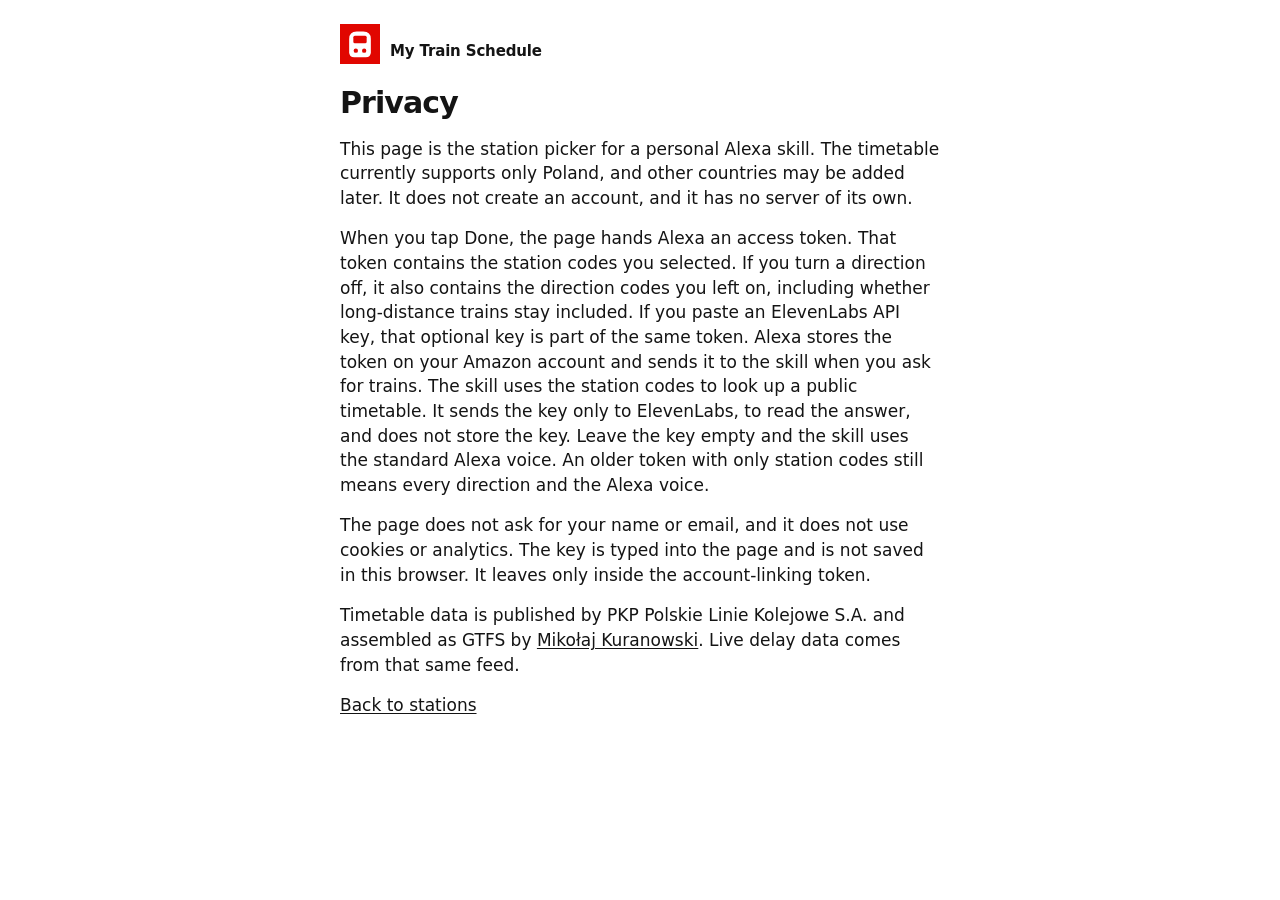
<file: privacy.html>
<!DOCTYPE html>
<html lang="en">
<head>
  <meta charset="utf-8">
  <meta name="viewport" content="width=device-width, initial-scale=1, viewport-fit=cover">
  <meta name="color-scheme" content="light">
  <meta name="theme-color" content="#ffffff">
  <title>Privacy · My Train Schedule</title>
  <link rel="stylesheet" href="picker.css?v=8">
</head>
<body>
  <main class="prose">
    <header class="mast">
      <svg class="mark" viewBox="0 0 48 48" width="40" height="40" role="img" aria-label="My Train Schedule" focusable="false">
        <title>My Train Schedule</title>
        <rect width="48" height="48" fill="#E10600"/>
        <path fill="#fff" d="M11 18Q11 9 20 9h8q9 0 9 9v16q0 6-6 6H17q-6 0-6-6V18z"/>
        <rect x="16" y="14" width="16" height="9" rx="1.8" fill="#E10600"/>
        <circle cx="19" cy="32" r="2.6" fill="#E10600"/>
        <circle cx="29" cy="32" r="2.6" fill="#E10600"/>
      </svg>
      <p class="brand">My Train Schedule</p>
    </header>
    <h1>Privacy</h1>
    <p>This page is the station picker for a personal Alexa skill. The timetable currently supports only Poland, and other countries may be added later. It does not create an account, and it has no server of its own.</p>
    <p>When you tap Done, the page hands Alexa an access token. That token contains the station codes you selected. If you turn a direction off, it also contains the direction codes you left on, including whether long-distance trains stay included. If you paste an ElevenLabs API key, that optional key is part of the same token. Alexa stores the token on your Amazon account and sends it to the skill when you ask for trains. The skill uses the station codes to look up a public timetable. It sends the key only to ElevenLabs, to read the answer, and does not store the key. Leave the key empty and the skill uses the standard Alexa voice. An older token with only station codes still means every direction and the Alexa voice.</p>
    <p>The page does not ask for your name or email, and it does not use cookies or analytics. The key is typed into the page and is not saved in this browser. It leaves only inside the account-linking token.</p>
    <p>Timetable data is published by PKP Polskie Linie Kolejowe S.A. and assembled as GTFS by <a href="https://mkuran.pl/gtfs/">Mikołaj Kuranowski</a>. Live delay data comes from that same feed.</p>
    <p><a href="index.html">Back to stations</a></p>
  </main>
</body>
</html>
</file>
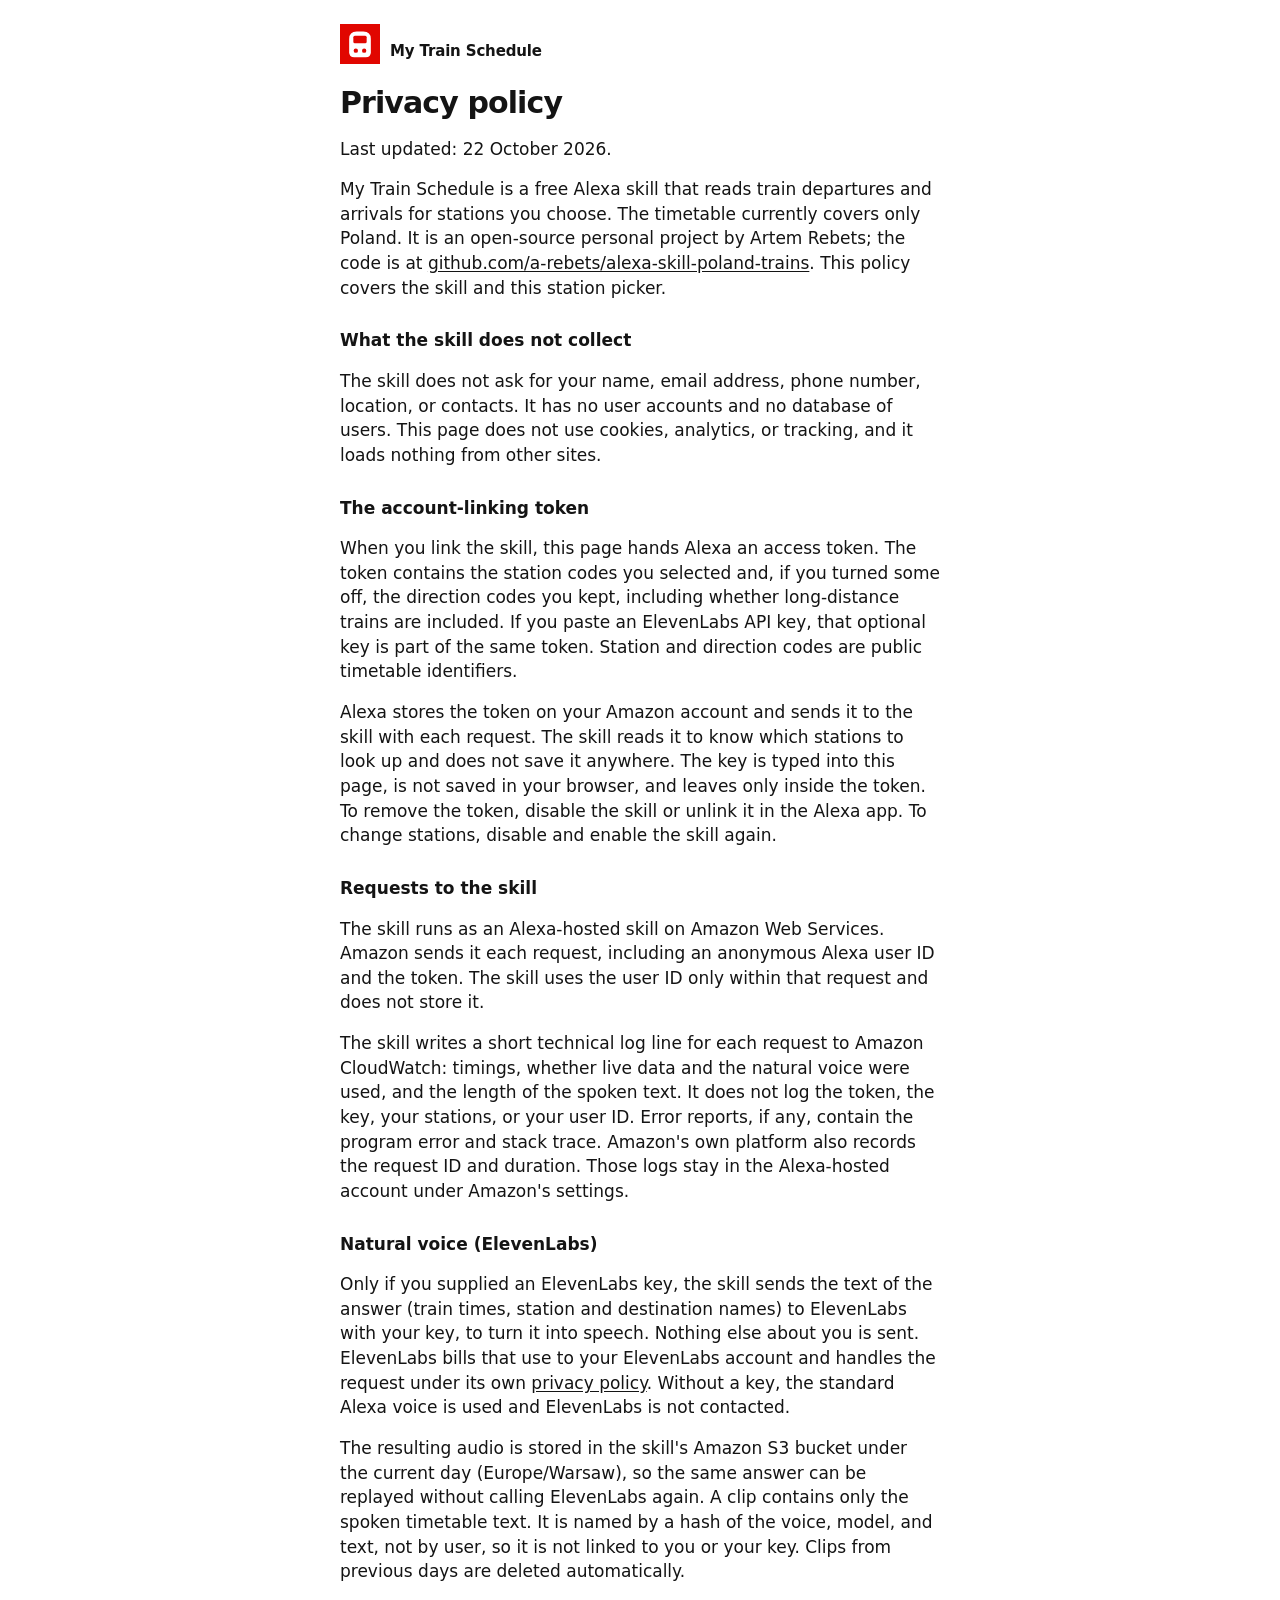
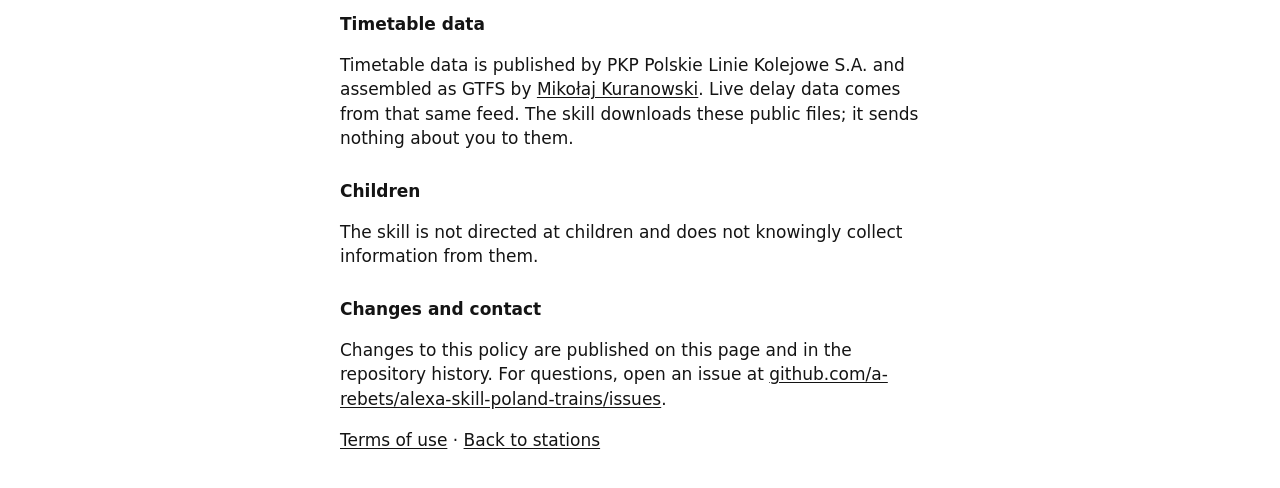
<file: picker/privacy.html>
<!DOCTYPE html>
<html lang="en">
<head>
  <meta charset="utf-8">
  <meta name="viewport" content="width=device-width, initial-scale=1, viewport-fit=cover">
  <meta name="color-scheme" content="light">
  <meta name="theme-color" content="#ffffff">
  <title>Privacy · My Train Schedule</title>
  <link rel="stylesheet" href="picker.css?v=8">
</head>
<body>
  <main class="prose">
    <header class="mast">
      <svg class="mark" viewBox="0 0 48 48" width="40" height="40" role="img" aria-label="My Train Schedule" focusable="false">
        <title>My Train Schedule</title>
        <rect width="48" height="48" fill="#E10600"/>
        <path fill="#fff" d="M11 18Q11 9 20 9h8q9 0 9 9v16q0 6-6 6H17q-6 0-6-6V18z"/>
        <rect x="16" y="14" width="16" height="9" rx="1.8" fill="#E10600"/>
        <circle cx="19" cy="32" r="2.6" fill="#E10600"/>
        <circle cx="29" cy="32" r="2.6" fill="#E10600"/>
      </svg>
      <p class="brand">My Train Schedule</p>
    </header>
    <h1>Privacy policy</h1>
    <p>Last updated: 22 October 2026.</p>
    <p>My Train Schedule is a free Alexa skill that reads train departures and arrivals for stations you choose. The timetable currently covers only Poland. It is an open-source personal project by Artem Rebets; the code is at <a href="https://github.com/a-rebets/alexa-skill-poland-trains">github.com/a-rebets/alexa-skill-poland-trains</a>. This policy covers the skill and this station picker.</p>
    <h2>What the skill does not collect</h2>
    <p>The skill does not ask for your name, email address, phone number, location, or contacts. It has no user accounts and no database of users. This page does not use cookies, analytics, or tracking, and it loads nothing from other sites.</p>
    <h2>The account-linking token</h2>
    <p>When you link the skill, this page hands Alexa an access token. The token contains the station codes you selected and, if you turned some off, the direction codes you kept, including whether long-distance trains are included. If you paste an ElevenLabs API key, that optional key is part of the same token. Station and direction codes are public timetable identifiers.</p>
    <p>Alexa stores the token on your Amazon account and sends it to the skill with each request. The skill reads it to know which stations to look up and does not save it anywhere. The key is typed into this page, is not saved in your browser, and leaves only inside the token. To remove the token, disable the skill or unlink it in the Alexa app. To change stations, disable and enable the skill again.</p>
    <h2>Requests to the skill</h2>
    <p>The skill runs as an Alexa-hosted skill on Amazon Web Services. Amazon sends it each request, including an anonymous Alexa user ID and the token. The skill uses the user ID only within that request and does not store it.</p>
    <p>The skill writes a short technical log line for each request to Amazon CloudWatch: timings, whether live data and the natural voice were used, and the length of the spoken text. It does not log the token, the key, your stations, or your user ID. Error reports, if any, contain the program error and stack trace. Amazon's own platform also records the request ID and duration. Those logs stay in the Alexa-hosted account under Amazon's settings.</p>
    <h2>Natural voice (ElevenLabs)</h2>
    <p>Only if you supplied an ElevenLabs key, the skill sends the text of the answer (train times, station and destination names) to ElevenLabs with your key, to turn it into speech. Nothing else about you is sent. ElevenLabs bills that use to your ElevenLabs account and handles the request under its own <a href="https://elevenlabs.io/privacy-policy">privacy policy</a>. Without a key, the standard Alexa voice is used and ElevenLabs is not contacted.</p>
    <p>The resulting audio is stored in the skill's Amazon S3 bucket under the current day (Europe/Warsaw), so the same answer can be replayed without calling ElevenLabs again. A clip contains only the spoken timetable text. It is named by a hash of the voice, model, and text, not by user, so it is not linked to you or your key. Clips from previous days are deleted automatically.</p>
    <h2>Timetable data</h2>
    <p>Timetable data is published by PKP Polskie Linie Kolejowe S.A. and assembled as GTFS by <a href="https://mkuran.pl/gtfs/">Mikołaj Kuranowski</a>. Live delay data comes from that same feed. The skill downloads these public files; it sends nothing about you to them.</p>
    <h2>Children</h2>
    <p>The skill is not directed at children and does not knowingly collect information from them.</p>
    <h2>Changes and contact</h2>
    <p>Changes to this policy are published on this page and in the repository history. For questions, open an issue at <a href="https://github.com/a-rebets/alexa-skill-poland-trains/issues">github.com/a-rebets/alexa-skill-poland-trains/issues</a>.</p>
    <p><a href="terms.html">Terms of use</a> · <a href="index.html">Back to stations</a></p>
  </main>
</body>
</html>
</file>
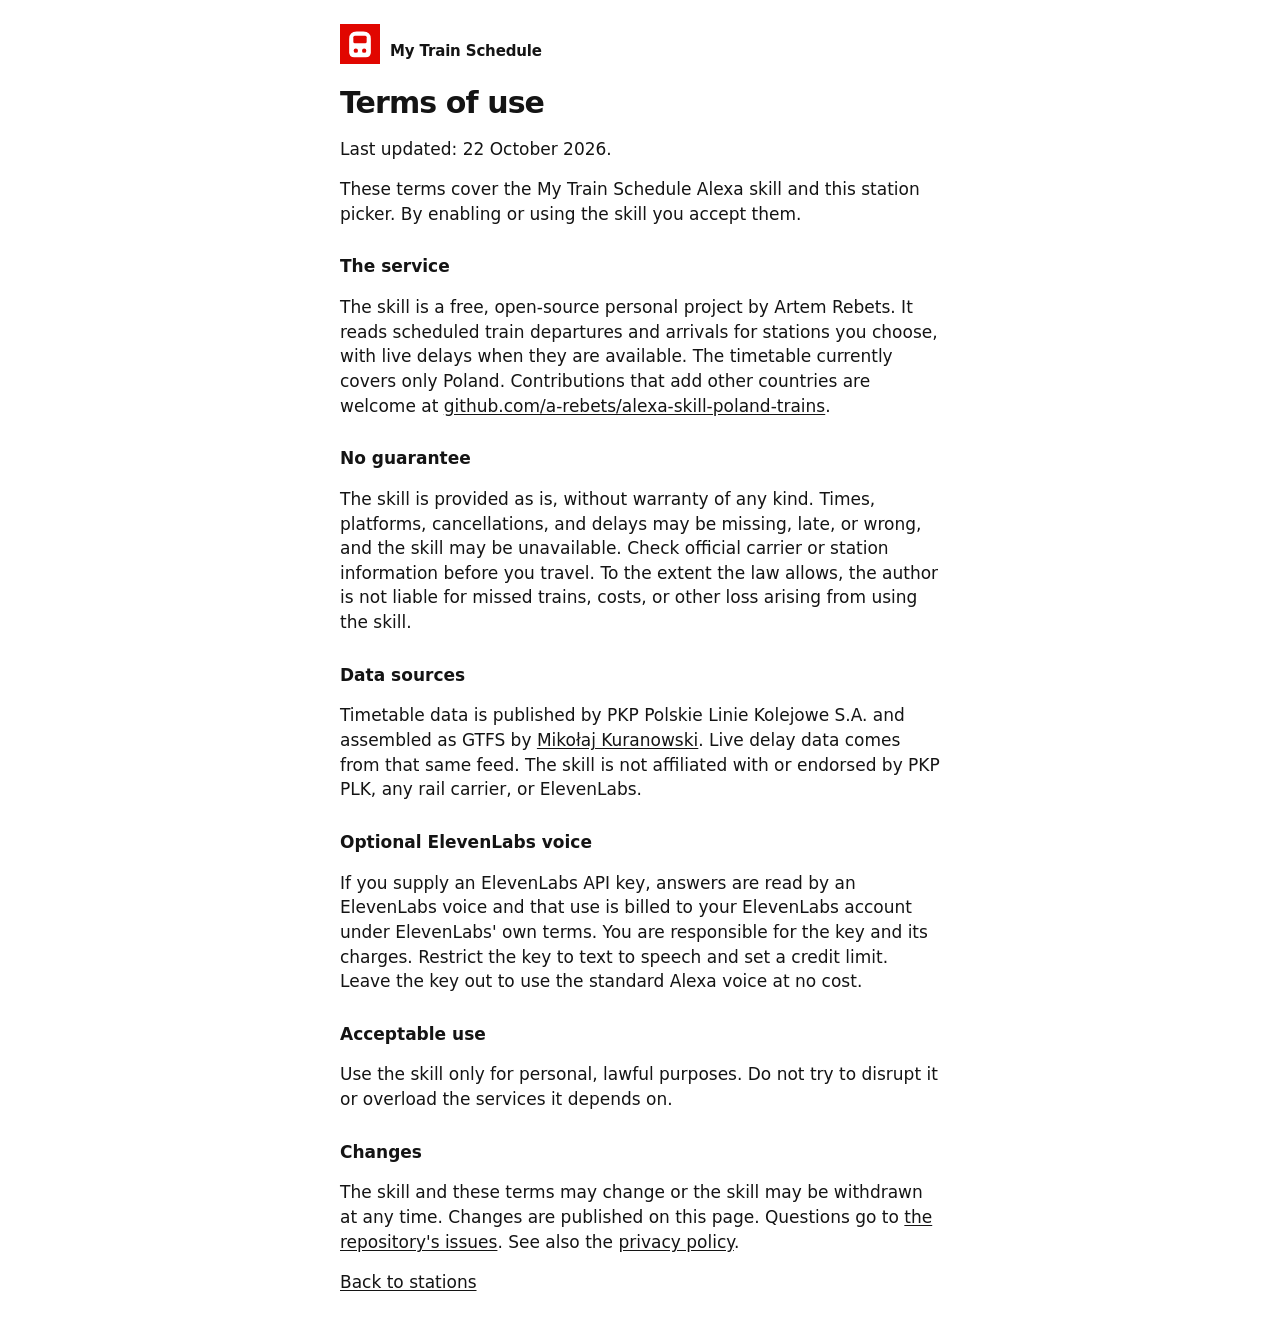
<file: picker/terms.html>
<!DOCTYPE html>
<html lang="en">
<head>
  <meta charset="utf-8">
  <meta name="viewport" content="width=device-width, initial-scale=1, viewport-fit=cover">
  <meta name="color-scheme" content="light">
  <meta name="theme-color" content="#ffffff">
  <title>Terms · My Train Schedule</title>
  <link rel="stylesheet" href="picker.css?v=8">
</head>
<body>
  <main class="prose">
    <header class="mast">
      <svg class="mark" viewBox="0 0 48 48" width="40" height="40" role="img" aria-label="My Train Schedule" focusable="false">
        <title>My Train Schedule</title>
        <rect width="48" height="48" fill="#E10600"/>
        <path fill="#fff" d="M11 18Q11 9 20 9h8q9 0 9 9v16q0 6-6 6H17q-6 0-6-6V18z"/>
        <rect x="16" y="14" width="16" height="9" rx="1.8" fill="#E10600"/>
        <circle cx="19" cy="32" r="2.6" fill="#E10600"/>
        <circle cx="29" cy="32" r="2.6" fill="#E10600"/>
      </svg>
      <p class="brand">My Train Schedule</p>
    </header>
    <h1>Terms of use</h1>
    <p>Last updated: 22 October 2026.</p>
    <p>These terms cover the My Train Schedule Alexa skill and this station picker. By enabling or using the skill you accept them.</p>
    <h2>The service</h2>
    <p>The skill is a free, open-source personal project by Artem Rebets. It reads scheduled train departures and arrivals for stations you choose, with live delays when they are available. The timetable currently covers only Poland. Contributions that add other countries are welcome at <a href="https://github.com/a-rebets/alexa-skill-poland-trains">github.com/a-rebets/alexa-skill-poland-trains</a>.</p>
    <h2>No guarantee</h2>
    <p>The skill is provided as is, without warranty of any kind. Times, platforms, cancellations, and delays may be missing, late, or wrong, and the skill may be unavailable. Check official carrier or station information before you travel. To the extent the law allows, the author is not liable for missed trains, costs, or other loss arising from using the skill.</p>
    <h2>Data sources</h2>
    <p>Timetable data is published by PKP Polskie Linie Kolejowe S.A. and assembled as GTFS by <a href="https://mkuran.pl/gtfs/">Mikołaj Kuranowski</a>. Live delay data comes from that same feed. The skill is not affiliated with or endorsed by PKP PLK, any rail carrier, or ElevenLabs.</p>
    <h2>Optional ElevenLabs voice</h2>
    <p>If you supply an ElevenLabs API key, answers are read by an ElevenLabs voice and that use is billed to your ElevenLabs account under ElevenLabs' own terms. You are responsible for the key and its charges. Restrict the key to text to speech and set a credit limit. Leave the key out to use the standard Alexa voice at no cost.</p>
    <h2>Acceptable use</h2>
    <p>Use the skill only for personal, lawful purposes. Do not try to disrupt it or overload the services it depends on.</p>
    <h2>Changes</h2>
    <p>The skill and these terms may change or the skill may be withdrawn at any time. Changes are published on this page. Questions go to <a href="https://github.com/a-rebets/alexa-skill-poland-trains/issues">the repository's issues</a>. See also the <a href="privacy.html">privacy policy</a>.</p>
    <p><a href="index.html">Back to stations</a></p>
  </main>
</body>
</html>
</file>
<file: picker.css>
:root {
  color-scheme: light;
  --paper: #ffffff;
  --ink: #141414;
  --muted: #5c5c5c;
  --line: #e6e6e6;
  --red: #e10600;
  --soft: #f4f4f4;
  --font: system-ui, -apple-system, BlinkMacSystemFont, "Segoe UI", sans-serif;
}

* { box-sizing: border-box; }

html { background: var(--paper); }

body {
  margin: 0;
  background: var(--paper);
  color: var(--ink);
  font: 17px/1.45 var(--font);
  -webkit-font-smoothing: antialiased;
  -webkit-text-size-adjust: 100%;
  padding-bottom: calc(28px + env(safe-area-inset-bottom));
}

body.home {
  padding-bottom: calc(88px + env(safe-area-inset-bottom));
}

[hidden] { display: none !important; }

main {
  width: min(40rem, 100%);
  margin: 0 auto;
  padding: calc(24px + env(safe-area-inset-top)) 20px 8px;
  padding-left: calc(20px + env(safe-area-inset-left));
  padding-right: calc(20px + env(safe-area-inset-right));
}

.mast {
  display: flex;
  align-items: center;
  gap: 10px;
}

.mark { display: block; flex: none; }

.brand {
  margin: 0;
  font-size: 15px;
  font-weight: 600;
  letter-spacing: -0.01em;
}

h1 {
  margin: 22px 0 0;
  font-size: 30px;
  font-weight: 600;
  letter-spacing: -0.03em;
  line-height: 1.15;
}

.lede {
  margin: 8px 0 0;
  max-width: 36rem;
  color: var(--muted);
}

.banner {
  margin: 16px 0 0;
  padding: 12px 14px;
  background: var(--soft);
  border-radius: 12px;
  color: var(--ink);
  font-size: 15px;
  line-height: 1.4;
}

.banner.note {
  margin: 12px 0 0;
  padding: 0;
  background: none;
  border-radius: 0;
  color: var(--muted);
  font-size: 13px;
}

.finder, .field { margin-top: 22px; }

.field label {
  display: block;
  margin: 0 0 8px;
  font-size: 15px;
  font-weight: 600;
  letter-spacing: -0.01em;
}

.tip {
  margin: 12px 0 0;
  max-width: 36rem;
  color: var(--muted);
  font-size: 15px;
}

input[type="search"],
input[type="password"] {
  display: block;
  width: 100%;
  min-height: 52px;
  margin: 0;
  padding: 0 16px;
  border: 1px solid #c8c8c8;
  border-radius: 12px;
  background: var(--paper);
  color: var(--ink);
  font: inherit;
  -webkit-appearance: none;
  appearance: none;
}

input[type="search"]::placeholder,
input[type="password"]::placeholder { color: #6f6f6f; }

input[type="search"]::-webkit-search-decoration,
input[type="search"]::-webkit-search-results-button,
input[type="search"]::-webkit-search-results-decoration {
  display: none;
}

.chips {
  display: flex;
  flex-wrap: wrap;
  gap: 8px;
  margin: 14px 0 0;
  padding: 0;
  list-style: none;
}

.chips:empty { display: none; }

.chip {
  display: inline-flex;
  align-items: center;
  max-width: 100%;
  min-height: 44px;
  padding: 0 4px 0 14px;
  border: 1px solid var(--line);
  border-radius: 999px;
  background: var(--paper);
}

.chip span {
  overflow: hidden;
  text-overflow: ellipsis;
  white-space: nowrap;
  font-weight: 600;
}

.chip button {
  flex: none;
  width: 44px;
  height: 44px;
  margin-left: 2px;
  border: 0;
  border-radius: 50%;
  background: transparent;
  color: var(--red);
  font: 22px/1 var(--font);
  cursor: pointer;
}

.limit {
  margin: 12px 0 0;
  color: var(--muted);
  font-size: 14px;
  line-height: 1.4;
}

.results {
  list-style: none;
  margin: 18px 0 0;
  padding: 0;
}

.results li + li,
.results li:first-child { border-top: 1px solid var(--line); }

.results li:last-child { border-bottom: 1px solid var(--line); }

.results button {
  display: flex;
  align-items: center;
  justify-content: space-between;
  gap: 12px;
  width: 100%;
  min-height: 56px;
  padding: 14px 2px;
  border: 0;
  background: transparent;
  color: inherit;
  text-align: left;
  font: inherit;
  cursor: pointer;
  touch-action: manipulation;
}

.results button:active { background: #f7f7f7; }

.results .name { flex: 1; min-width: 0; }

.results button[aria-pressed="true"] .name { font-weight: 600; }

.check {
  flex: none;
  width: 22px;
  height: 22px;
  color: #bdbdbd;
}

.check svg { display: block; width: 22px; height: 22px; }

.check path { opacity: 0; }

.results button[aria-pressed="true"] .check { color: var(--red); }

.results button[aria-pressed="true"] .check circle { fill: var(--red); stroke: var(--red); }

.results button[aria-pressed="true"] .check path { opacity: 1; stroke: #fff; }

mark {
  background: #e7e7e7;
  color: inherit;
  font-weight: 700;
  border-radius: 2px;
}

.empty {
  padding: 22px 0 8px;
  color: var(--muted);
  border: 0 !important;
}

.empty p { margin: 0; }

.empty p + p { margin-top: 4px; }

#token {
  margin: 16px 0 0;
  padding: 12px 14px;
  background: var(--soft);
  border-radius: 12px;
  color: var(--ink);
  font: 13px/1.45 var(--font);
  white-space: pre-wrap;
  word-break: break-all;
}

footer {
  margin-top: 28px;
  color: var(--muted);
  font-size: 13px;
  line-height: 1.45;
}

footer p { margin: 0; }

footer p + p { margin-top: 6px; }

a { color: inherit; text-underline-offset: 2px; }

.prose p { margin: 16px 0 0; max-width: 38rem; }

.prose h1 { margin-bottom: 4px; }

.dock {
  position: fixed;
  z-index: 5;
  left: 0;
  right: 0;
  bottom: 0;
  background: var(--paper);
  border-top: 1px solid var(--line);
  padding: 12px 20px calc(12px + env(safe-area-inset-bottom));
  padding-left: calc(20px + env(safe-area-inset-left));
  padding-right: calc(20px + env(safe-area-inset-right));
}

.dock-inner {
  display: flex;
  gap: 10px;
  width: min(40rem, 100%);
  margin: 0 auto;
}

.dock button,
#done {
  display: block;
  flex: 1;
  width: auto;
  min-height: 52px;
  margin: 0;
  padding: 14px 16px;
  border: 0;
  border-radius: 12px;
  background: var(--red);
  color: #fff;
  font: 600 17px/1 var(--font);
  cursor: pointer;
  touch-action: manipulation;
}

#back {
  flex: 0 0 auto;
  padding: 14px 18px;
  background: var(--paper);
  color: var(--ink);
  border: 1px solid #c8c8c8;
}

#back:active { background: var(--soft); }

#done:active:not(:disabled) { background: #c10500; }

#done:disabled {
  background: #ececec;
  color: #5c5c5c;
  cursor: default;
}

button, input { touch-action: manipulation; }

.sr {
  position: absolute;
  width: 1px;
  height: 1px;
  padding: 0;
  margin: -1px;
  overflow: hidden;
  clip: rect(0, 0, 0, 0);
  white-space: nowrap;
  border: 0;
}

:focus { outline: none; }

:focus-visible {
  outline: 2px solid var(--red);
  outline-offset: 3px;
}

#done:focus-visible {
  outline-color: #141414;
  outline-offset: 3px;
}

.hint {
  margin: 14px 0 0;
  color: var(--muted);
  font-size: 15px;
}

.station-block { margin-top: 22px; }

.station-block h2 {
  margin: 0 0 8px;
  font-size: 16px;
  font-weight: 600;
  letter-spacing: -0.02em;
}

.directions {
  display: flex;
  flex-direction: column;
  gap: 8px;
  margin: 0;
  padding: 0;
  list-style: none;
}

.direction {
  display: flex;
  align-items: center;
  gap: 12px;
  width: 100%;
  min-height: 58px;
  margin: 0;
  padding: 10px 12px;
  border: 1px solid var(--line);
  border-radius: 12px;
  background: var(--paper);
  color: var(--ink);
  font: inherit;
  text-align: left;
  cursor: pointer;
}

.direction[aria-pressed="true"] {
  border-color: var(--red);
  background: #fff5f4;
}

.train {
  flex: none;
  width: 28px;
  height: 28px;
  color: #8a8a8a;
}

.direction[aria-pressed="true"] .train { color: var(--red); }

.train svg { display: block; width: 28px; height: 28px; }

.direction-copy { flex: 1; min-width: 0; }

.direction-name {
  display: block;
  font-size: 16px;
  font-weight: 600;
  letter-spacing: -0.02em;
  line-height: 1.25;
}

.line-list {
  display: block;
  margin-top: 2px;
  color: var(--muted);
  font-size: 13px;
  font-weight: 400;
  line-height: 1.3;
}

.direction .check { color: #c8c8c8; }

.direction[aria-pressed="true"] .check { color: var(--red); }

.direction[aria-pressed="true"] .check circle { fill: var(--red); stroke: var(--red); }

.direction[aria-pressed="true"] .check path { opacity: 1; stroke: #fff; }

.loading {
  margin: 18px 0 0;
  color: var(--muted);
}

@media (prefers-reduced-motion: reduce) {
  *, *::before, *::after {
    animation: none !important;
    transition: none !important;
    scroll-behavior: auto !important;
  }
}
</file>
<file: picker/picker.css>
:root {
  color-scheme: light;
  --paper: #ffffff;
  --ink: #141414;
  --muted: #5c5c5c;
  --line: #e6e6e6;
  --red: #e10600;
  --soft: #f4f4f4;
  --font: system-ui, -apple-system, BlinkMacSystemFont, "Segoe UI", sans-serif;
}

* { box-sizing: border-box; }

html { background: var(--paper); }

body {
  margin: 0;
  background: var(--paper);
  color: var(--ink);
  font: 17px/1.45 var(--font);
  -webkit-font-smoothing: antialiased;
  -webkit-text-size-adjust: 100%;
  padding-bottom: calc(28px + env(safe-area-inset-bottom));
}

body.home {
  padding-bottom: calc(88px + env(safe-area-inset-bottom));
}

[hidden] { display: none !important; }

main {
  width: min(40rem, 100%);
  margin: 0 auto;
  padding: calc(24px + env(safe-area-inset-top)) 20px 8px;
  padding-left: calc(20px + env(safe-area-inset-left));
  padding-right: calc(20px + env(safe-area-inset-right));
}

.mast {
  display: flex;
  align-items: center;
  gap: 10px;
}

.mark { display: block; flex: none; }

.brand {
  margin: 0;
  font-size: 15px;
  font-weight: 600;
  letter-spacing: -0.01em;
}

h1 {
  margin: 22px 0 0;
  font-size: 30px;
  font-weight: 600;
  letter-spacing: -0.03em;
  line-height: 1.15;
}

.lede {
  margin: 8px 0 0;
  max-width: 36rem;
  color: var(--muted);
}

.banner {
  margin: 16px 0 0;
  padding: 12px 14px;
  background: var(--soft);
  border-radius: 12px;
  color: var(--ink);
  font-size: 15px;
  line-height: 1.4;
}

.banner.note {
  margin: 12px 0 0;
  padding: 0;
  background: none;
  border-radius: 0;
  color: var(--muted);
  font-size: 13px;
}

.finder, .field { margin-top: 22px; }

.field label {
  display: block;
  margin: 0 0 8px;
  font-size: 15px;
  font-weight: 600;
  letter-spacing: -0.01em;
}

.tip {
  margin: 12px 0 0;
  max-width: 36rem;
  color: var(--muted);
  font-size: 15px;
}

input[type="search"],
input[type="password"] {
  display: block;
  width: 100%;
  min-height: 52px;
  margin: 0;
  padding: 0 16px;
  border: 1px solid #c8c8c8;
  border-radius: 12px;
  background: var(--paper);
  color: var(--ink);
  font: inherit;
  -webkit-appearance: none;
  appearance: none;
}

input[type="search"]::placeholder,
input[type="password"]::placeholder { color: #6f6f6f; }

input[type="search"]::-webkit-search-decoration,
input[type="search"]::-webkit-search-results-button,
input[type="search"]::-webkit-search-results-decoration {
  display: none;
}

.chips {
  display: flex;
  flex-wrap: wrap;
  gap: 8px;
  margin: 14px 0 0;
  padding: 0;
  list-style: none;
}

.chips:empty { display: none; }

.chip {
  display: inline-flex;
  align-items: center;
  max-width: 100%;
  min-height: 44px;
  padding: 0 4px 0 14px;
  border: 1px solid var(--line);
  border-radius: 999px;
  background: var(--paper);
}

.chip span {
  overflow: hidden;
  text-overflow: ellipsis;
  white-space: nowrap;
  font-weight: 600;
}

.chip button {
  flex: none;
  width: 44px;
  height: 44px;
  margin-left: 2px;
  border: 0;
  border-radius: 50%;
  background: transparent;
  color: var(--red);
  font: 22px/1 var(--font);
  cursor: pointer;
}

.limit {
  margin: 12px 0 0;
  color: var(--muted);
  font-size: 14px;
  line-height: 1.4;
}

.results {
  list-style: none;
  margin: 18px 0 0;
  padding: 0;
}

.results li + li,
.results li:first-child { border-top: 1px solid var(--line); }

.results li:last-child { border-bottom: 1px solid var(--line); }

.results button {
  display: flex;
  align-items: center;
  justify-content: space-between;
  gap: 12px;
  width: 100%;
  min-height: 56px;
  padding: 14px 2px;
  border: 0;
  background: transparent;
  color: inherit;
  text-align: left;
  font: inherit;
  cursor: pointer;
  touch-action: manipulation;
}

.results button:active { background: #f7f7f7; }

.results .name { flex: 1; min-width: 0; }

.results button[aria-pressed="true"] .name { font-weight: 600; }

.check {
  flex: none;
  width: 22px;
  height: 22px;
  color: #bdbdbd;
}

.check svg { display: block; width: 22px; height: 22px; }

.check path { opacity: 0; }

.results button[aria-pressed="true"] .check { color: var(--red); }

.results button[aria-pressed="true"] .check circle { fill: var(--red); stroke: var(--red); }

.results button[aria-pressed="true"] .check path { opacity: 1; stroke: #fff; }

mark {
  background: #e7e7e7;
  color: inherit;
  font-weight: 700;
  border-radius: 2px;
}

.empty {
  padding: 22px 0 8px;
  color: var(--muted);
  border: 0 !important;
}

.empty p { margin: 0; }

.empty p + p { margin-top: 4px; }

#token {
  margin: 16px 0 0;
  padding: 12px 14px;
  background: var(--soft);
  border-radius: 12px;
  color: var(--ink);
  font: 13px/1.45 var(--font);
  white-space: pre-wrap;
  word-break: break-all;
}

footer {
  margin-top: 28px;
  color: var(--muted);
  font-size: 13px;
  line-height: 1.45;
}

footer p { margin: 0; }

footer p + p { margin-top: 6px; }

a { color: inherit; text-underline-offset: 2px; }

.prose p { margin: 16px 0 0; max-width: 38rem; }

.prose h1 { margin-bottom: 4px; }

.prose h2 { margin: 28px 0 0; font-size: 17px; }

.dock {
  position: fixed;
  z-index: 5;
  left: 0;
  right: 0;
  bottom: 0;
  background: var(--paper);
  border-top: 1px solid var(--line);
  padding: 12px 20px calc(12px + env(safe-area-inset-bottom));
  padding-left: calc(20px + env(safe-area-inset-left));
  padding-right: calc(20px + env(safe-area-inset-right));
}

.dock-inner {
  display: flex;
  gap: 10px;
  width: min(40rem, 100%);
  margin: 0 auto;
}

.dock button,
#done {
  display: block;
  flex: 1;
  width: auto;
  min-height: 52px;
  margin: 0;
  padding: 14px 16px;
  border: 0;
  border-radius: 12px;
  background: var(--red);
  color: #fff;
  font: 600 17px/1 var(--font);
  cursor: pointer;
  touch-action: manipulation;
}

#back {
  flex: 0 0 auto;
  padding: 14px 18px;
  background: var(--paper);
  color: var(--ink);
  border: 1px solid #c8c8c8;
}

#back:active { background: var(--soft); }

#done:active:not(:disabled) { background: #c10500; }

#done:disabled {
  background: #ececec;
  color: #5c5c5c;
  cursor: default;
}

button, input { touch-action: manipulation; }

.sr {
  position: absolute;
  width: 1px;
  height: 1px;
  padding: 0;
  margin: -1px;
  overflow: hidden;
  clip: rect(0, 0, 0, 0);
  white-space: nowrap;
  border: 0;
}

:focus { outline: none; }

:focus-visible {
  outline: 2px solid var(--red);
  outline-offset: 3px;
}

#done:focus-visible {
  outline-color: #141414;
  outline-offset: 3px;
}

.hint {
  margin: 14px 0 0;
  color: var(--muted);
  font-size: 15px;
}

.station-block { margin-top: 22px; }

.station-block h2 {
  margin: 0 0 8px;
  font-size: 16px;
  font-weight: 600;
  letter-spacing: -0.02em;
}

.directions {
  display: flex;
  flex-direction: column;
  gap: 8px;
  margin: 0;
  padding: 0;
  list-style: none;
}

.direction {
  display: flex;
  align-items: center;
  gap: 12px;
  width: 100%;
  min-height: 58px;
  margin: 0;
  padding: 10px 12px;
  border: 1px solid var(--line);
  border-radius: 12px;
  background: var(--paper);
  color: var(--ink);
  font: inherit;
  text-align: left;
  cursor: pointer;
}

.direction[aria-pressed="true"] {
  border-color: var(--red);
  background: #fff5f4;
}

.train {
  flex: none;
  width: 28px;
  height: 28px;
  color: #8a8a8a;
}

.direction[aria-pressed="true"] .train { color: var(--red); }

.train svg { display: block; width: 28px; height: 28px; }

.direction-copy { flex: 1; min-width: 0; }

.direction-name {
  display: block;
  font-size: 16px;
  font-weight: 600;
  letter-spacing: -0.02em;
  line-height: 1.25;
}

.line-list {
  display: block;
  margin-top: 2px;
  color: var(--muted);
  font-size: 13px;
  font-weight: 400;
  line-height: 1.3;
}

.direction .check { color: #c8c8c8; }

.direction[aria-pressed="true"] .check { color: var(--red); }

.direction[aria-pressed="true"] .check circle { fill: var(--red); stroke: var(--red); }

.direction[aria-pressed="true"] .check path { opacity: 1; stroke: #fff; }

.loading {
  margin: 18px 0 0;
  color: var(--muted);
}

@media (prefers-reduced-motion: reduce) {
  *, *::before, *::after {
    animation: none !important;
    transition: none !important;
    scroll-behavior: auto !important;
  }
}
</file>
